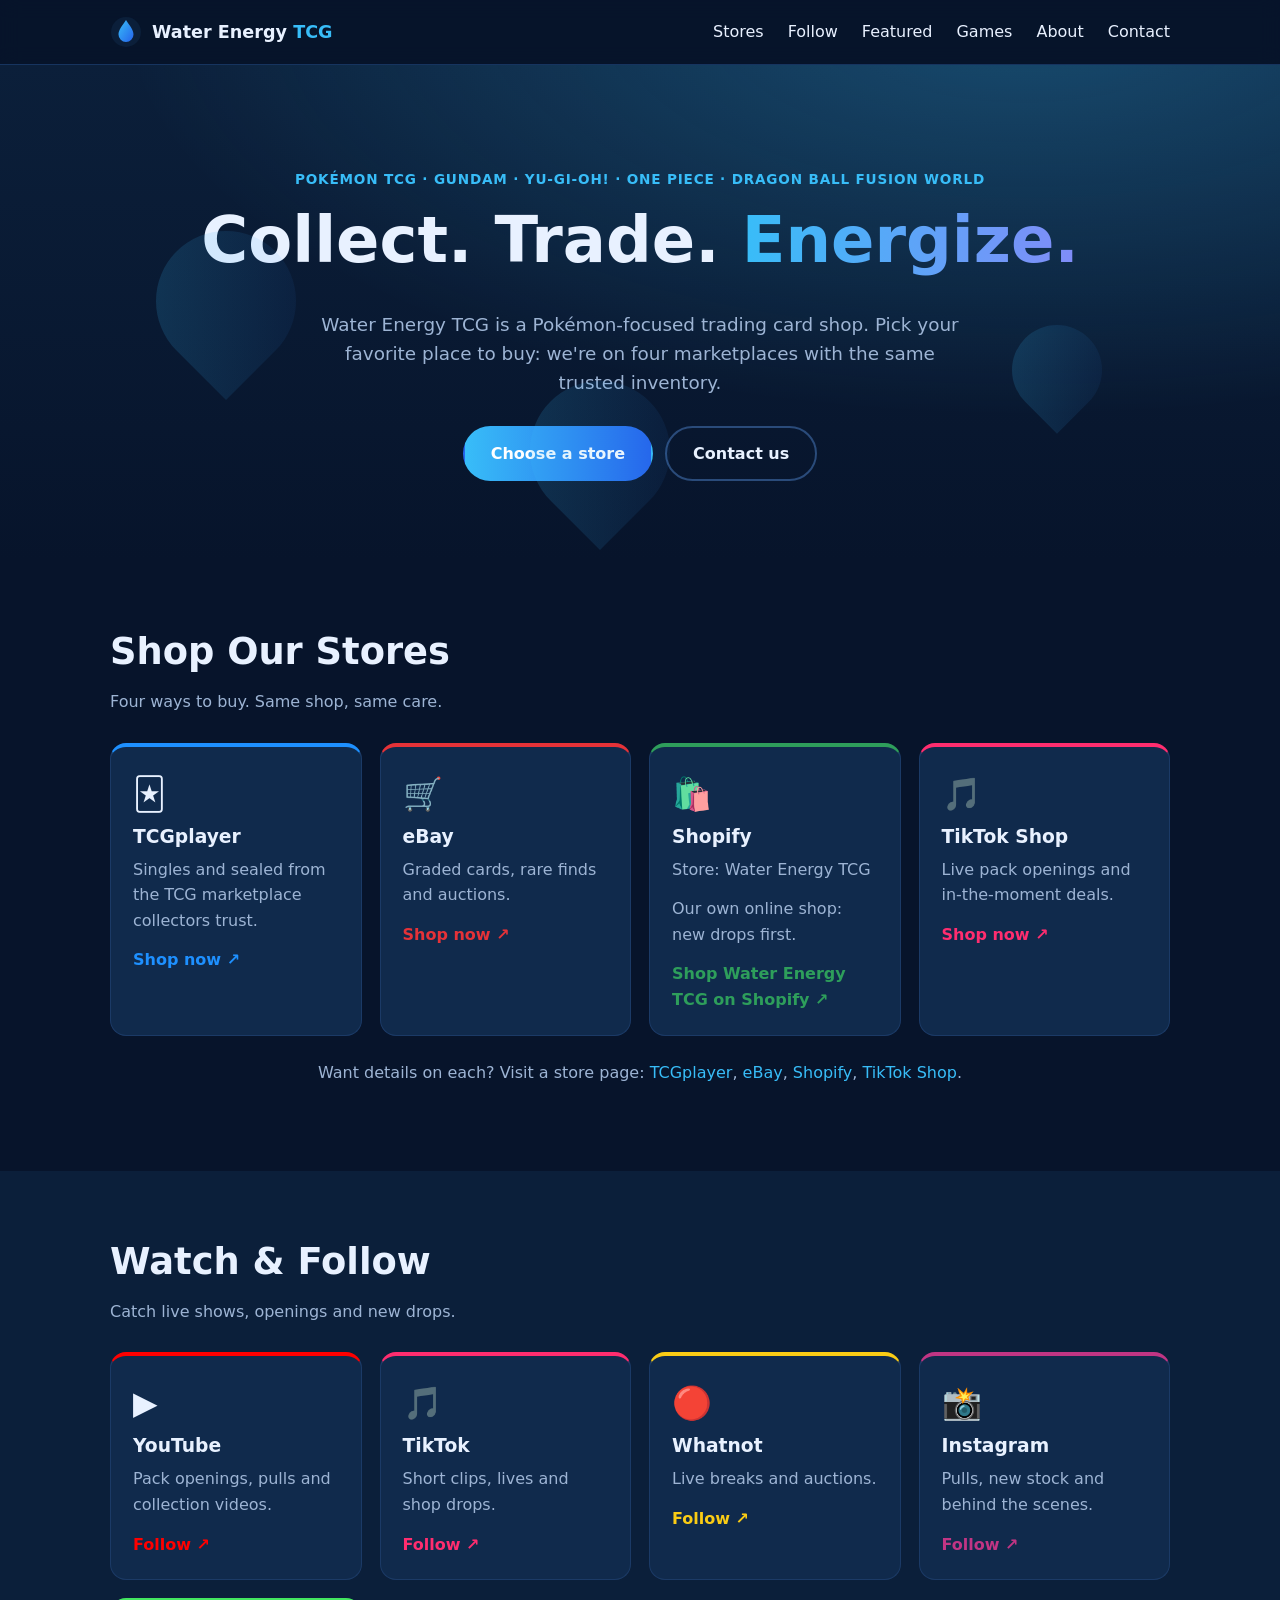
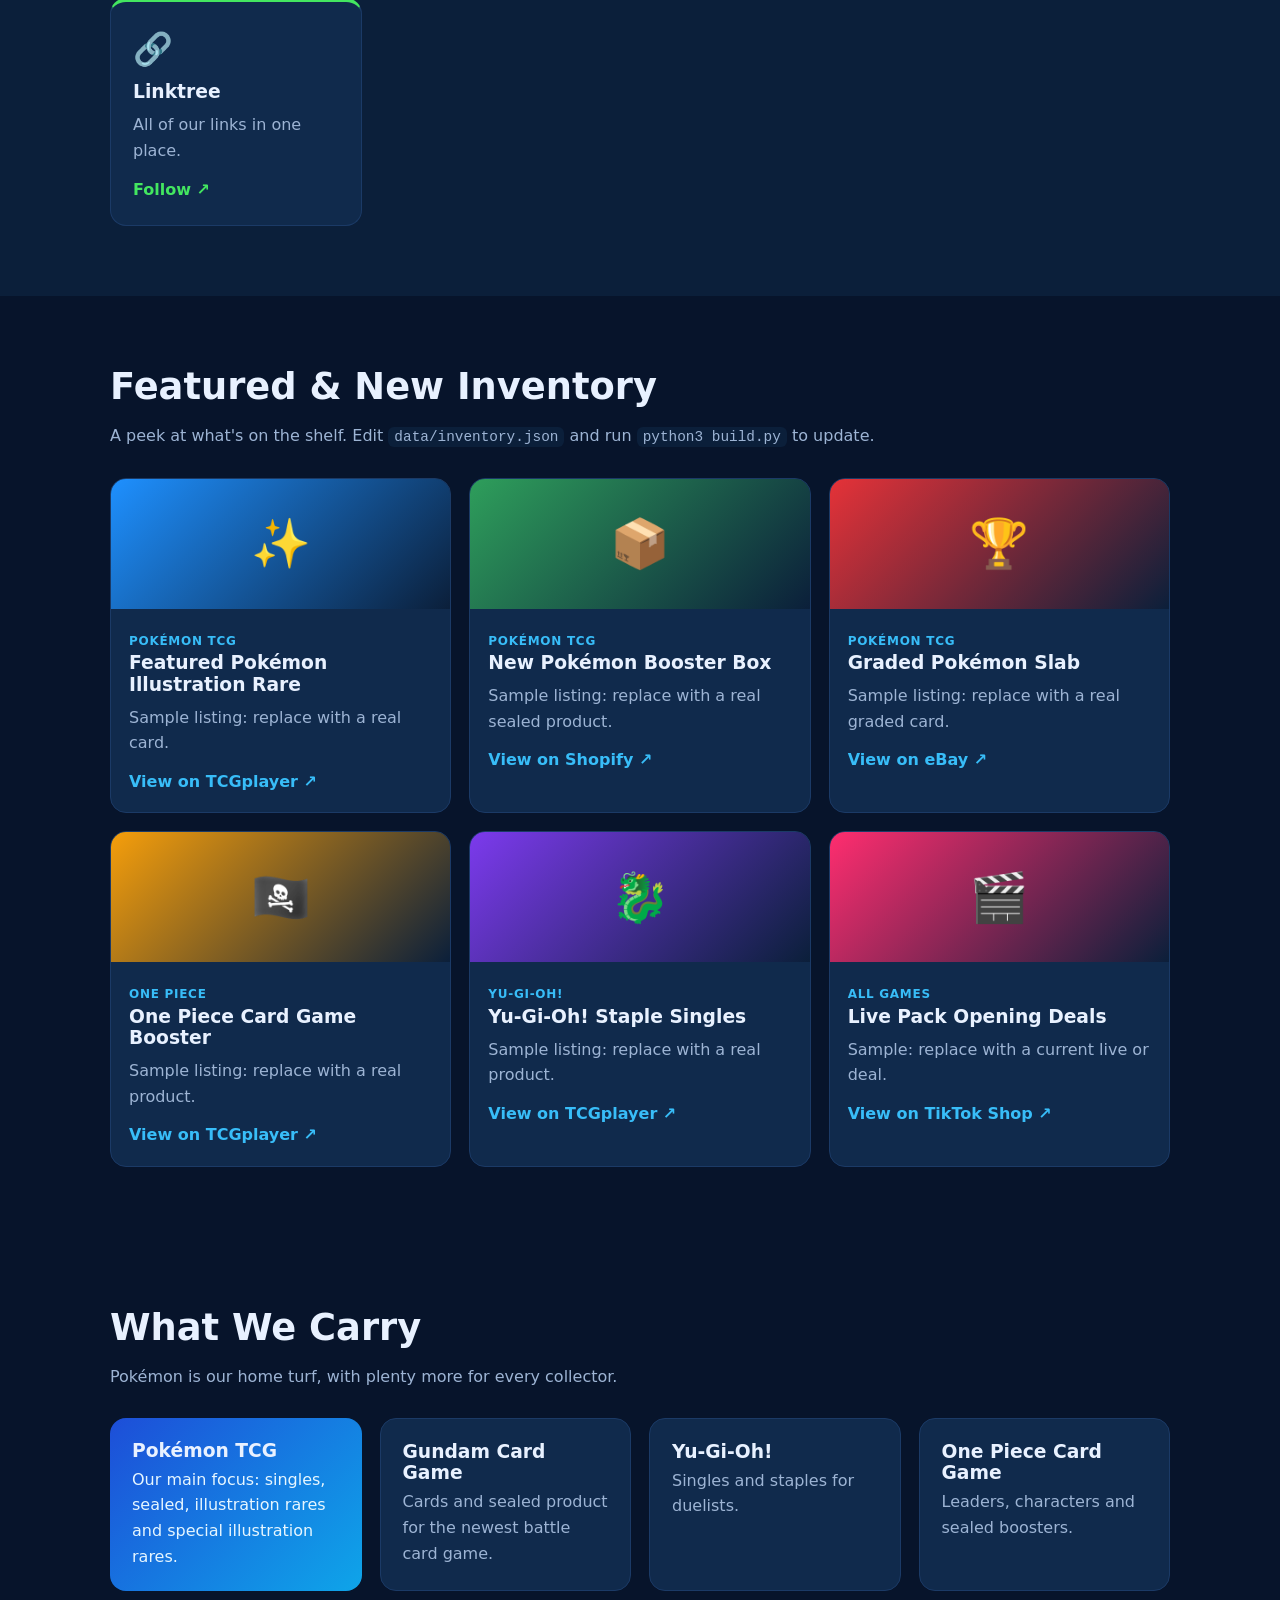
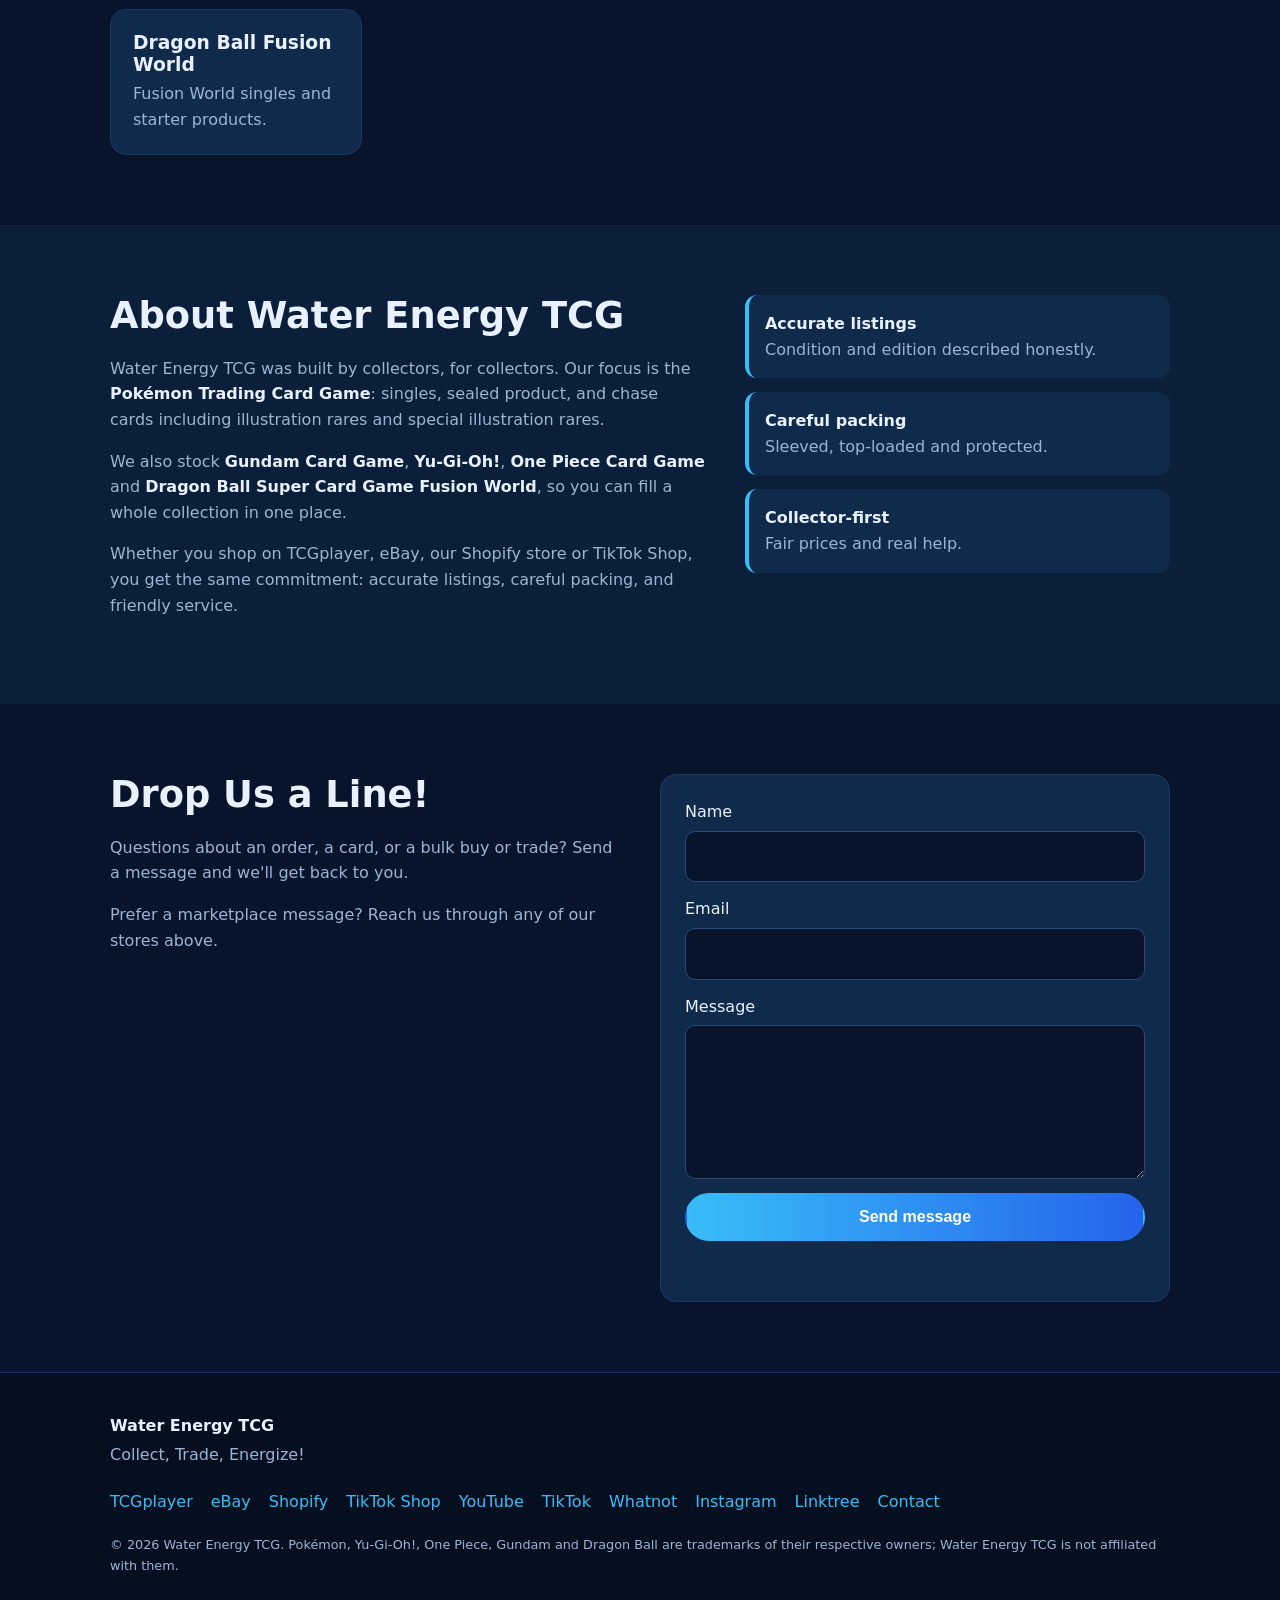
<file: index.html>
<!DOCTYPE html>
<html lang="en"><head>
<meta charset="utf-8"><meta name="viewport" content="width=device-width, initial-scale=1">
<title>Water Energy TCG | Pokémon TCG, Gundam, Yu-Gi-Oh!, One Piece & Dragon Ball Fusion World</title><meta name="description" content="Water Energy TCG is your hub for Pokémon TCG and more. Shop on TCGplayer, eBay, Shopify and TikTok Shop.">
<link rel="canonical" href="https://waterenergytcg.com/">
<meta property="og:type" content="website">
<meta property="og:site_name" content="Water Energy TCG">
<meta property="og:title" content="Water Energy TCG | Pokémon TCG, Gundam, Yu-Gi-Oh!, One Piece & Dragon Ball Fusion World"><meta property="og:description" content="Water Energy TCG is your hub for Pokémon TCG and more. Shop on TCGplayer, eBay, Shopify and TikTok Shop.">
<meta property="og:url" content="https://waterenergytcg.com/">
<meta property="og:image" content="https://waterenergytcg.com/assets/og-image.png">
<meta property="og:image:width" content="1200">
<meta property="og:image:height" content="630">
<meta property="og:image:alt" content="Water Energy TCG. Collect, Trade, Energize!">
<meta name="twitter:card" content="summary_large_image">
<meta name="twitter:title" content="Water Energy TCG | Pokémon TCG, Gundam, Yu-Gi-Oh!, One Piece & Dragon Ball Fusion World">
<meta name="twitter:description" content="Water Energy TCG is your hub for Pokémon TCG and more. Shop on TCGplayer, eBay, Shopify and TikTok Shop.">
<meta name="twitter:image" content="https://waterenergytcg.com/assets/og-image.png">
<meta name="twitter:image:alt" content="Water Energy TCG. Collect, Trade, Energize!">
<meta name="theme-color" content="#0b1f3a">
<link rel="icon" href="assets/favicon.svg" type="image/svg+xml">
<link rel="stylesheet" href="assets/style.css">
<script type="application/ld+json">
{
  "@context": "https://schema.org",
  "@graph": [
    {
      "@type": "Organization",
      "@id": "https://waterenergytcg.com/#organization",
      "name": "Water Energy TCG",
      "alternateName": "waterenergytcg",
      "url": "https://waterenergytcg.com/",
      "logo": "https://waterenergytcg.com/assets/favicon.svg",
      "email": "waterenergytcg@gmail.com",
      "slogan": "Collect, Trade, Energize!",
      "sameAs": [
        "https://www.tcgplayer.com/sellers/waterenergytcg/8ad00ed8",
        "https://www.ebay.com/usr/waterenergytcg",
        "https://sqrzws-jq.myshopify.com",
        "https://www.tiktok.com/@waterenergytcg3",
        "https://youtube.com/@waterenergytcg?sub_confirmation=1",
        "https://www.whatnot.com/s/Ch6DkTLa",
        "https://www.instagram.com/waterenergytcg",
        "https://linktr.ee/waterenergytcg"
      ]
    },
    {
      "@type": "WebSite",
      "@id": "https://waterenergytcg.com/#website",
      "name": "Water Energy TCG",
      "url": "https://waterenergytcg.com/",
      "publisher": {
        "@id": "https://waterenergytcg.com/#organization"
      }
    }
  ]
}
</script>
</head><body><header class="site-header"><div class="wrap bar">
<a class="brand" href="index.html"><svg class="logo" viewBox="0 0 32 32" aria-hidden="true"><use href="assets/favicon.svg#d"/></svg><span>Water Energy <b>TCG</b></span></a>
<button class="menu-btn" aria-label="Menu" aria-expanded="false">☰</button>
<nav class="nav" id="nav"><a href="index.html#stores">Stores</a><a href="index.html#follow">Follow</a><a href="index.html#featured">Featured</a><a href="index.html#games">Games</a><a href="index.html#about">About</a><a href="index.html#contact">Contact</a></nav>
</div></header>
<main>
<section class="hero"><div class="wrap hero-in">
<p class="eyebrow">Pokémon TCG · Gundam · Yu-Gi-Oh! · One Piece · Dragon Ball Fusion World</p>
<h1>Collect. Trade. <span class="grad">Energize.</span></h1>
<p class="lead">Water Energy TCG is a Pokémon-focused trading card shop. Pick your favorite place to buy: we're on four marketplaces with the same trusted inventory.</p>
<div class="cta"><a class="btn primary" href="#stores">Choose a store</a><a class="btn ghost" href="#contact">Contact us</a></div>
<div class="drops" aria-hidden="true"><i></i><i></i><i></i></div>
</div></section>

<section id="stores" class="sec"><div class="wrap">
<h2>Shop Our Stores</h2><p class="sub">Four ways to buy. Same shop, same care.</p>
<div class="grid four"><a class="card store" style="--c:#1e90ff" href="https://www.tcgplayer.com/sellers/waterenergytcg/8ad00ed8" target="_blank" rel="noopener noreferrer">
<span class="ico">🃏</span><h3>TCGplayer</h3><p>Singles and sealed from the TCG marketplace collectors trust.</p><span class="go">Shop now ↗</span></a><a class="card store" style="--c:#e53238" href="https://www.ebay.com/usr/waterenergytcg" target="_blank" rel="noopener noreferrer">
<span class="ico">🛒</span><h3>eBay</h3><p>Graded cards, rare finds and auctions.</p><span class="go">Shop now ↗</span></a><a class="card store" style="--c:#2e9e5b" href="https://sqrzws-jq.myshopify.com" target="_blank" rel="noopener noreferrer">
<span class="ico">🛍️</span><h3>Shopify</h3><p>Store: Water Energy TCG</p><p>Our own online shop: new drops first.</p><span class="go">Shop Water Energy TCG on Shopify ↗</span></a><a class="card store" style="--c:#ff2d6f" href="https://www.tiktok.com/@waterenergytcg3" target="_blank" rel="noopener noreferrer">
<span class="ico">🎵</span><h3>TikTok Shop</h3><p>Live pack openings and in-the-moment deals.</p><span class="go">Shop now ↗</span></a></div>
<p class="more">Want details on each? Visit a store page: <a href="stores/tcgplayer.html">TCGplayer</a>, <a href="stores/ebay.html">eBay</a>, <a href="stores/shopify.html">Shopify</a>, <a href="stores/tiktok-shop.html">TikTok Shop</a>.</p>
</div></section>

<section id="follow" class="sec alt"><div class="wrap">
<h2>Watch &amp; Follow</h2><p class="sub">Catch live shows, openings and new drops.</p>
<div class="grid four"><a class="card store" style="--c:#ff0000" href="https://youtube.com/@waterenergytcg?sub_confirmation=1" target="_blank" rel="noopener noreferrer"><span class="ico">▶️</span><h3>YouTube</h3><p>Pack openings, pulls and collection videos.</p><span class="go">Follow ↗</span></a><a class="card store" style="--c:#ff2d6f" href="https://www.tiktok.com/@waterenergytcg3" target="_blank" rel="noopener noreferrer"><span class="ico">🎵</span><h3>TikTok</h3><p>Short clips, lives and shop drops.</p><span class="go">Follow ↗</span></a><a class="card store" style="--c:#facc15" href="https://www.whatnot.com/s/Ch6DkTLa" target="_blank" rel="noopener noreferrer"><span class="ico">🔴</span><h3>Whatnot</h3><p>Live breaks and auctions.</p><span class="go">Follow ↗</span></a><a class="card store" style="--c:#c13584" href="https://www.instagram.com/waterenergytcg" target="_blank" rel="noopener noreferrer"><span class="ico">📸</span><h3>Instagram</h3><p>Pulls, new stock and behind the scenes.</p><span class="go">Follow ↗</span></a><a class="card store" style="--c:#43e660" href="https://linktr.ee/waterenergytcg" target="_blank" rel="noopener noreferrer"><span class="ico">🔗</span><h3>Linktree</h3><p>All of our links in one place.</p><span class="go">Follow ↗</span></a></div>
</div></section>

<section id="featured" class="sec"><div class="wrap">
<h2>Featured &amp; New Inventory</h2><p class="sub">A peek at what's on the shelf. Edit <code>data/inventory.json</code> and run <code>python3 build.py</code> to update.</p>
<div class="grid three"><article class="card item"><div class="thumb" style="--c:#1e90ff"><span>✨</span></div>
<div class="body"><span class="tag">Pokémon TCG</span><h3>Featured Pokémon Illustration Rare</h3><p>Sample listing: replace with a real card.</p>
<a class="link" href="https://www.tcgplayer.com/sellers/waterenergytcg/8ad00ed8" target="_blank" rel="noopener noreferrer">View on TCGplayer ↗</a></div></article><article class="card item"><div class="thumb" style="--c:#2e9e5b"><span>📦</span></div>
<div class="body"><span class="tag">Pokémon TCG</span><h3>New Pokémon Booster Box</h3><p>Sample listing: replace with a real sealed product.</p>
<a class="link" href="https://sqrzws-jq.myshopify.com" target="_blank" rel="noopener noreferrer">View on Shopify ↗</a></div></article><article class="card item"><div class="thumb" style="--c:#e53238"><span>🏆</span></div>
<div class="body"><span class="tag">Pokémon TCG</span><h3>Graded Pokémon Slab</h3><p>Sample listing: replace with a real graded card.</p>
<a class="link" href="https://www.ebay.com/usr/waterenergytcg" target="_blank" rel="noopener noreferrer">View on eBay ↗</a></div></article><article class="card item"><div class="thumb" style="--c:#f59e0b"><span>🏴‍☠️</span></div>
<div class="body"><span class="tag">One Piece</span><h3>One Piece Card Game Booster</h3><p>Sample listing: replace with a real product.</p>
<a class="link" href="https://www.tcgplayer.com/sellers/waterenergytcg/8ad00ed8" target="_blank" rel="noopener noreferrer">View on TCGplayer ↗</a></div></article><article class="card item"><div class="thumb" style="--c:#7c3aed"><span>🐉</span></div>
<div class="body"><span class="tag">Yu-Gi-Oh!</span><h3>Yu-Gi-Oh! Staple Singles</h3><p>Sample listing: replace with a real product.</p>
<a class="link" href="https://www.tcgplayer.com/sellers/waterenergytcg/8ad00ed8" target="_blank" rel="noopener noreferrer">View on TCGplayer ↗</a></div></article><article class="card item"><div class="thumb" style="--c:#ff2d6f"><span>🎬</span></div>
<div class="body"><span class="tag">All games</span><h3>Live Pack Opening Deals</h3><p>Sample: replace with a current live or deal.</p>
<a class="link" href="https://www.tiktok.com/" target="_blank" rel="noopener noreferrer">View on TikTok Shop ↗</a></div></article></div>
</div></section>

<section id="games" class="sec"><div class="wrap">
<h2>What We Carry</h2><p class="sub">Pokémon is our home turf, with plenty more for every collector.</p>
<div class="grid games"><div class="card game primary"><h3>Pokémon TCG</h3><p>Our main focus: singles, sealed, illustration rares and special illustration rares.</p></div><div class="card game "><h3>Gundam Card Game</h3><p>Cards and sealed product for the newest battle card game.</p></div><div class="card game "><h3>Yu-Gi-Oh!</h3><p>Singles and staples for duelists.</p></div><div class="card game "><h3>One Piece Card Game</h3><p>Leaders, characters and sealed boosters.</p></div><div class="card game "><h3>Dragon Ball Fusion World</h3><p>Fusion World singles and starter products.</p></div></div>
</div></section>

<section id="about" class="sec alt"><div class="wrap about">
<div><h2>About Water Energy TCG</h2>
<p>Water Energy TCG was built by collectors, for collectors. Our focus is the <strong>Pokémon Trading Card Game</strong>: singles, sealed product, and chase cards including illustration rares and special illustration rares.</p>
<p>We also stock <strong>Gundam Card Game</strong>, <strong>Yu-Gi-Oh!</strong>, <strong>One Piece Card Game</strong> and <strong>Dragon Ball Super Card Game Fusion World</strong>, so you can fill a whole collection in one place.</p>
<p>Whether you shop on TCGplayer, eBay, our Shopify store or TikTok Shop, you get the same commitment: accurate listings, careful packing, and friendly service.</p></div>
<ul class="pillars"><li><b>Accurate listings</b><span>Condition and edition described honestly.</span></li><li><b>Careful packing</b><span>Sleeved, top-loaded and protected.</span></li><li><b>Collector-first</b><span>Fair prices and real help.</span></li></ul>
</div></section>

<section id="contact" class="sec"><div class="wrap contact">
<div><h2>Drop Us a Line!</h2><p>Questions about an order, a card, or a bulk buy or trade? Send a message and we'll get back to you.</p>
<p class="mini">Prefer a marketplace message? Reach us through any of our stores above.</p></div>
<form id="contact-form" data-email="waterenergytcg@gmail.com" novalidate>
<label>Name<input name="name" required autocomplete="name"></label>
<label>Email<input name="email" type="email" required autocomplete="email"></label>
<label>Message<textarea name="message" rows="5" required></textarea></label>
<button class="btn primary" type="submit">Send message</button>
<p class="note" id="form-note" role="status"></p>
</form></div></section>
</main><footer class="site-footer"><div class="wrap foot">
<div><strong>Water Energy TCG</strong><p>Collect, Trade, Energize!</p></div>
<div class="flinks"><a href="stores/tcgplayer.html">TCGplayer</a><a href="stores/ebay.html">eBay</a><a href="stores/shopify.html">Shopify</a><a href="stores/tiktok-shop.html">TikTok Shop</a><a href="https://youtube.com/@waterenergytcg?sub_confirmation=1" target="_blank" rel="noopener noreferrer">YouTube</a><a href="https://www.tiktok.com/@waterenergytcg3" target="_blank" rel="noopener noreferrer">TikTok</a><a href="https://www.whatnot.com/s/Ch6DkTLa" target="_blank" rel="noopener noreferrer">Whatnot</a><a href="https://www.instagram.com/waterenergytcg" target="_blank" rel="noopener noreferrer">Instagram</a><a href="https://linktr.ee/waterenergytcg" target="_blank" rel="noopener noreferrer">Linktree</a><a href="index.html#contact">Contact</a></div>
<p class="fine">© <span id="yr">2026</span> Water Energy TCG. Pokémon, Yu-Gi-Oh!, One Piece, Gundam and Dragon Ball are trademarks of their respective owners; Water Energy TCG is not affiliated with them.</p>
</div></footer><script src="assets/main.js"></script></body></html>
</file>
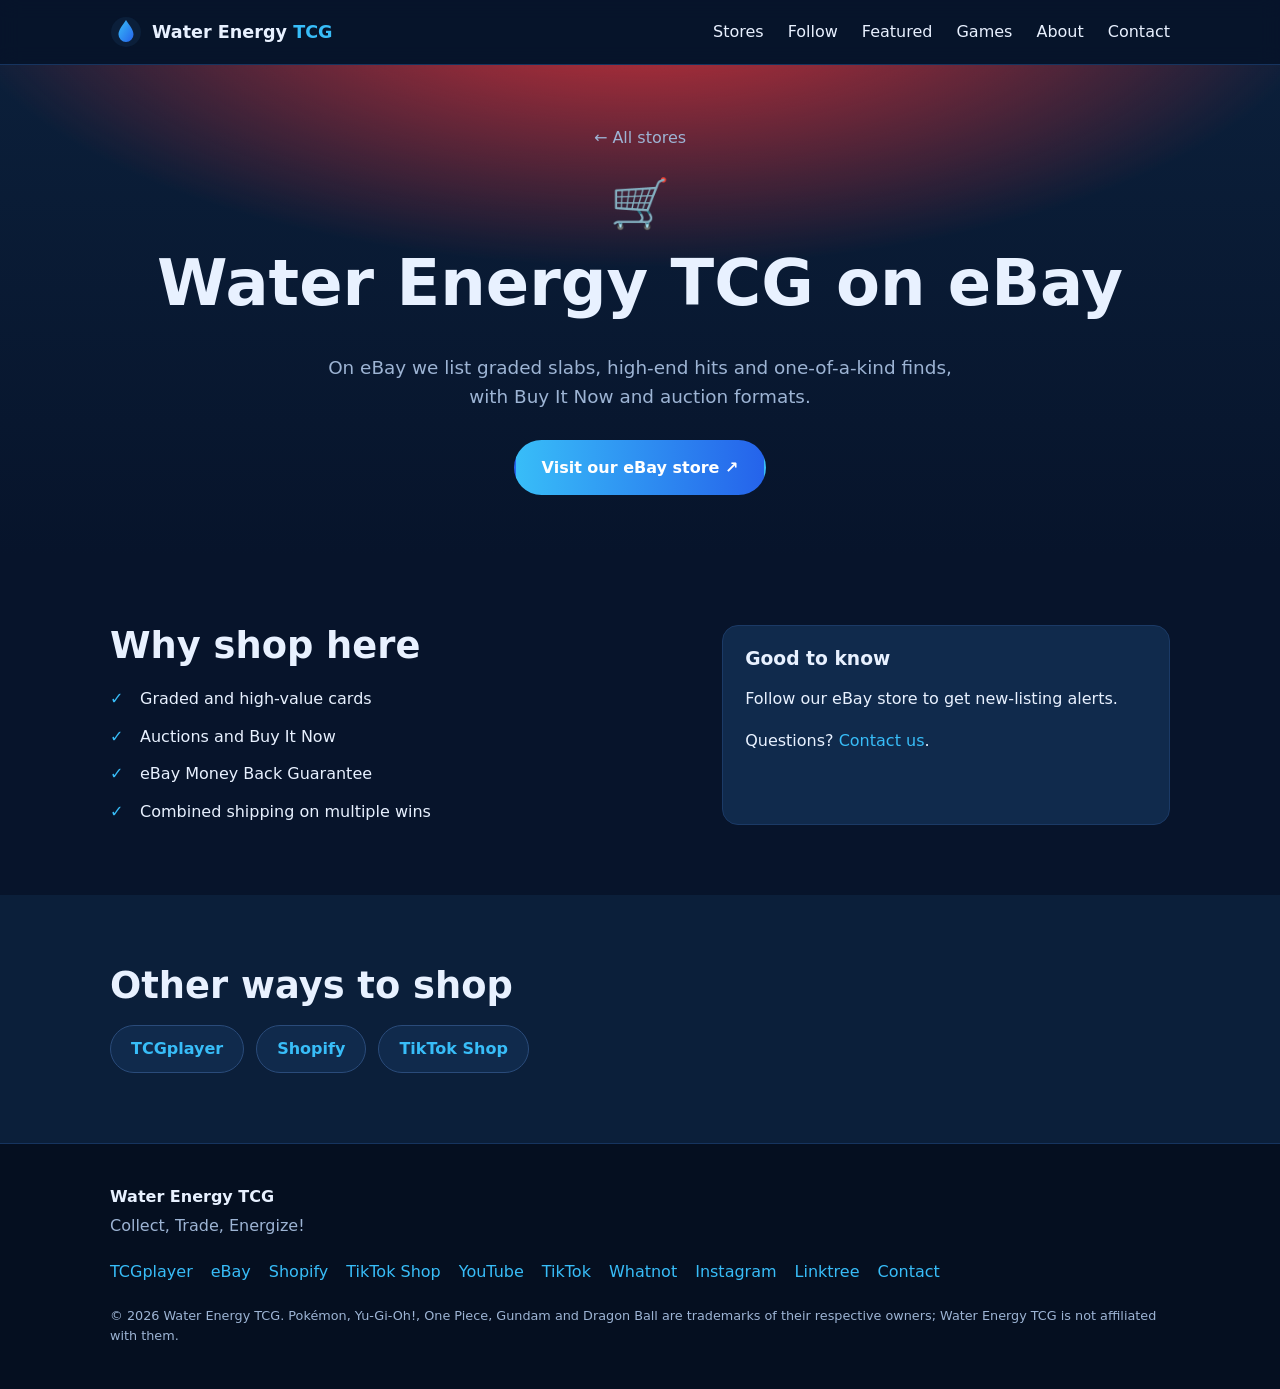
<file: stores/ebay.html>
<!DOCTYPE html>
<html lang="en"><head>
<meta charset="utf-8"><meta name="viewport" content="width=device-width, initial-scale=1">
<title>eBay | Water Energy TCG</title><meta name="description" content="Graded cards, rare finds and auctions.">
<link rel="canonical" href="https://waterenergytcg.com/stores/ebay.html">
<meta property="og:type" content="website">
<meta property="og:site_name" content="Water Energy TCG">
<meta property="og:title" content="eBay | Water Energy TCG"><meta property="og:description" content="Graded cards, rare finds and auctions.">
<meta property="og:url" content="https://waterenergytcg.com/stores/ebay.html">
<meta property="og:image" content="https://waterenergytcg.com/assets/og-image.png">
<meta property="og:image:width" content="1200">
<meta property="og:image:height" content="630">
<meta property="og:image:alt" content="Water Energy TCG. Collect, Trade, Energize!">
<meta name="twitter:card" content="summary_large_image">
<meta name="twitter:title" content="eBay | Water Energy TCG">
<meta name="twitter:description" content="Graded cards, rare finds and auctions.">
<meta name="twitter:image" content="https://waterenergytcg.com/assets/og-image.png">
<meta name="twitter:image:alt" content="Water Energy TCG. Collect, Trade, Energize!">
<meta name="theme-color" content="#0b1f3a">
<link rel="icon" href="../assets/favicon.svg" type="image/svg+xml">
<link rel="stylesheet" href="../assets/style.css">
</head><body><header class="site-header"><div class="wrap bar">
<a class="brand" href="../index.html"><svg class="logo" viewBox="0 0 32 32" aria-hidden="true"><use href="../assets/favicon.svg#d"/></svg><span>Water Energy <b>TCG</b></span></a>
<button class="menu-btn" aria-label="Menu" aria-expanded="false">☰</button>
<nav class="nav" id="nav"><a href="../index.html#stores">Stores</a><a href="../index.html#follow">Follow</a><a href="../index.html#featured">Featured</a><a href="../index.html#games">Games</a><a href="../index.html#about">About</a><a href="../index.html#contact">Contact</a></nav>
</div></header>
<main><section class="hero small" style="--c:#e53238"><div class="wrap hero-in">
<a class="crumb" href="../index.html#stores">← All stores</a>
<span class="ico big">🛒</span><h1>Water Energy TCG on eBay</h1>
<p class="lead">On eBay we list graded slabs, high-end hits and one-of-a-kind finds, with Buy It Now and auction formats.</p>
<div class="cta"><a class="btn primary" href="https://www.ebay.com/usr/waterenergytcg" target="_blank" rel="noopener noreferrer">Visit our eBay store ↗</a></div></div></section>
<section class="sec"><div class="wrap two">
<div><h2>Why shop here</h2><ul class="checks"><li>Graded and high-value cards</li><li>Auctions and Buy It Now</li><li>eBay Money Back Guarantee</li><li>Combined shipping on multiple wins</li></ul></div>
<div class="card"><h3>Good to know</h3><p>Follow our eBay store to get new-listing alerts.</p><p>Questions? <a href="../index.html#contact">Contact us</a>.</p></div>
</div></section>
<section class="sec alt"><div class="wrap"><h2>Other ways to shop</h2><div class="chips"><a class="chip" href="tcgplayer.html">TCGplayer</a><a class="chip" href="shopify.html">Shopify</a><a class="chip" href="tiktok-shop.html">TikTok Shop</a></div></div></section></main><footer class="site-footer"><div class="wrap foot">
<div><strong>Water Energy TCG</strong><p>Collect, Trade, Energize!</p></div>
<div class="flinks"><a href="../stores/tcgplayer.html">TCGplayer</a><a href="../stores/ebay.html">eBay</a><a href="../stores/shopify.html">Shopify</a><a href="../stores/tiktok-shop.html">TikTok Shop</a><a href="https://youtube.com/@waterenergytcg?sub_confirmation=1" target="_blank" rel="noopener noreferrer">YouTube</a><a href="https://www.tiktok.com/@waterenergytcg3" target="_blank" rel="noopener noreferrer">TikTok</a><a href="https://www.whatnot.com/s/Ch6DkTLa" target="_blank" rel="noopener noreferrer">Whatnot</a><a href="https://www.instagram.com/waterenergytcg" target="_blank" rel="noopener noreferrer">Instagram</a><a href="https://linktr.ee/waterenergytcg" target="_blank" rel="noopener noreferrer">Linktree</a><a href="../index.html#contact">Contact</a></div>
<p class="fine">© <span id="yr">2026</span> Water Energy TCG. Pokémon, Yu-Gi-Oh!, One Piece, Gundam and Dragon Ball are trademarks of their respective owners; Water Energy TCG is not affiliated with them.</p>
</div></footer><script src="../assets/main.js"></script></body></html>
</file>
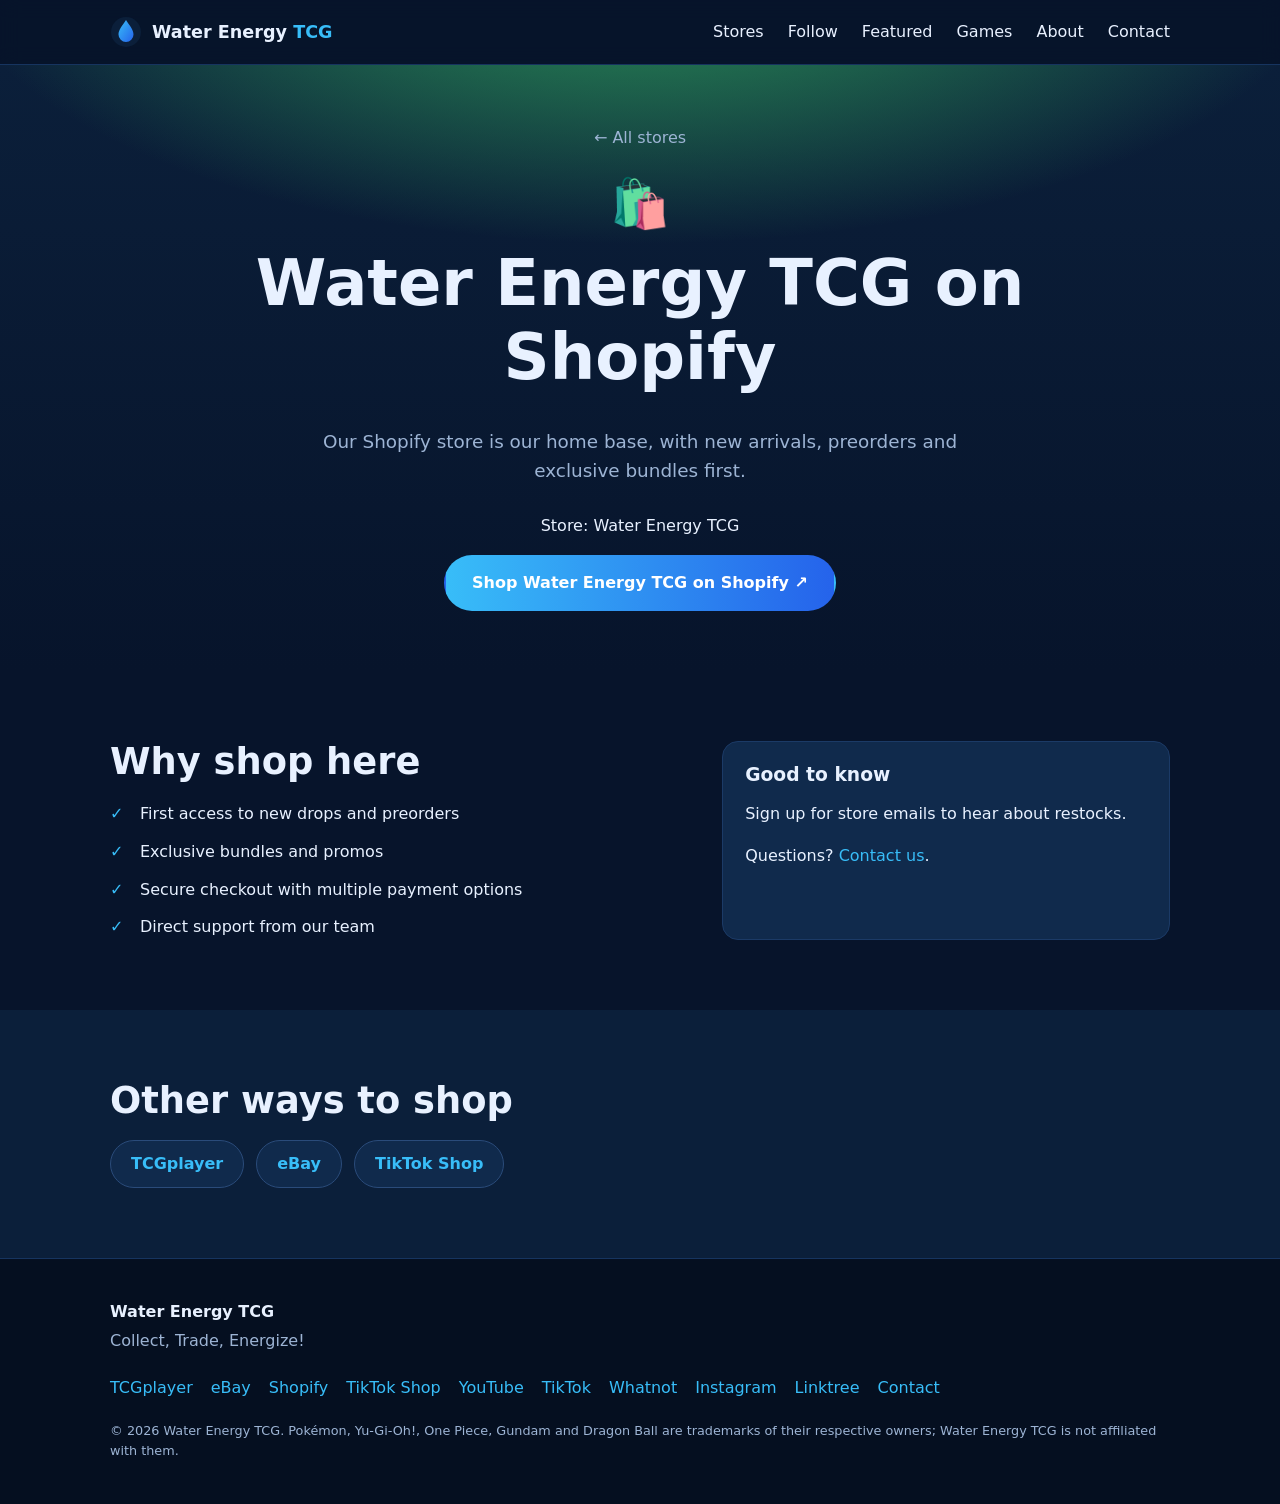
<file: stores/shopify.html>
<!DOCTYPE html>
<html lang="en"><head>
<meta charset="utf-8"><meta name="viewport" content="width=device-width, initial-scale=1">
<title>Shopify | Water Energy TCG</title><meta name="description" content="Our own online shop: new drops first.">
<link rel="canonical" href="https://waterenergytcg.com/stores/shopify.html">
<meta property="og:type" content="website">
<meta property="og:site_name" content="Water Energy TCG">
<meta property="og:title" content="Shopify | Water Energy TCG"><meta property="og:description" content="Our own online shop: new drops first.">
<meta property="og:url" content="https://waterenergytcg.com/stores/shopify.html">
<meta property="og:image" content="https://waterenergytcg.com/assets/og-image.png">
<meta property="og:image:width" content="1200">
<meta property="og:image:height" content="630">
<meta property="og:image:alt" content="Water Energy TCG. Collect, Trade, Energize!">
<meta name="twitter:card" content="summary_large_image">
<meta name="twitter:title" content="Shopify | Water Energy TCG">
<meta name="twitter:description" content="Our own online shop: new drops first.">
<meta name="twitter:image" content="https://waterenergytcg.com/assets/og-image.png">
<meta name="twitter:image:alt" content="Water Energy TCG. Collect, Trade, Energize!">
<meta name="theme-color" content="#0b1f3a">
<link rel="icon" href="../assets/favicon.svg" type="image/svg+xml">
<link rel="stylesheet" href="../assets/style.css">
</head><body><header class="site-header"><div class="wrap bar">
<a class="brand" href="../index.html"><svg class="logo" viewBox="0 0 32 32" aria-hidden="true"><use href="../assets/favicon.svg#d"/></svg><span>Water Energy <b>TCG</b></span></a>
<button class="menu-btn" aria-label="Menu" aria-expanded="false">☰</button>
<nav class="nav" id="nav"><a href="../index.html#stores">Stores</a><a href="../index.html#follow">Follow</a><a href="../index.html#featured">Featured</a><a href="../index.html#games">Games</a><a href="../index.html#about">About</a><a href="../index.html#contact">Contact</a></nav>
</div></header>
<main><section class="hero small" style="--c:#2e9e5b"><div class="wrap hero-in">
<a class="crumb" href="../index.html#stores">← All stores</a>
<span class="ico big">🛍️</span><h1>Water Energy TCG on Shopify</h1>
<p class="lead">Our Shopify store is our home base, with new arrivals, preorders and exclusive bundles first.</p>
<p>Store: Water Energy TCG</p>
<div class="cta"><a class="btn primary" href="https://sqrzws-jq.myshopify.com" target="_blank" rel="noopener noreferrer">Shop Water Energy TCG on Shopify ↗</a></div></div></section>
<section class="sec"><div class="wrap two">
<div><h2>Why shop here</h2><ul class="checks"><li>First access to new drops and preorders</li><li>Exclusive bundles and promos</li><li>Secure checkout with multiple payment options</li><li>Direct support from our team</li></ul></div>
<div class="card"><h3>Good to know</h3><p>Sign up for store emails to hear about restocks.</p><p>Questions? <a href="../index.html#contact">Contact us</a>.</p></div>
</div></section>
<section class="sec alt"><div class="wrap"><h2>Other ways to shop</h2><div class="chips"><a class="chip" href="tcgplayer.html">TCGplayer</a><a class="chip" href="ebay.html">eBay</a><a class="chip" href="tiktok-shop.html">TikTok Shop</a></div></div></section></main><footer class="site-footer"><div class="wrap foot">
<div><strong>Water Energy TCG</strong><p>Collect, Trade, Energize!</p></div>
<div class="flinks"><a href="../stores/tcgplayer.html">TCGplayer</a><a href="../stores/ebay.html">eBay</a><a href="../stores/shopify.html">Shopify</a><a href="../stores/tiktok-shop.html">TikTok Shop</a><a href="https://youtube.com/@waterenergytcg?sub_confirmation=1" target="_blank" rel="noopener noreferrer">YouTube</a><a href="https://www.tiktok.com/@waterenergytcg3" target="_blank" rel="noopener noreferrer">TikTok</a><a href="https://www.whatnot.com/s/Ch6DkTLa" target="_blank" rel="noopener noreferrer">Whatnot</a><a href="https://www.instagram.com/waterenergytcg" target="_blank" rel="noopener noreferrer">Instagram</a><a href="https://linktr.ee/waterenergytcg" target="_blank" rel="noopener noreferrer">Linktree</a><a href="../index.html#contact">Contact</a></div>
<p class="fine">© <span id="yr">2026</span> Water Energy TCG. Pokémon, Yu-Gi-Oh!, One Piece, Gundam and Dragon Ball are trademarks of their respective owners; Water Energy TCG is not affiliated with them.</p>
</div></footer><script src="../assets/main.js"></script></body></html>
</file>
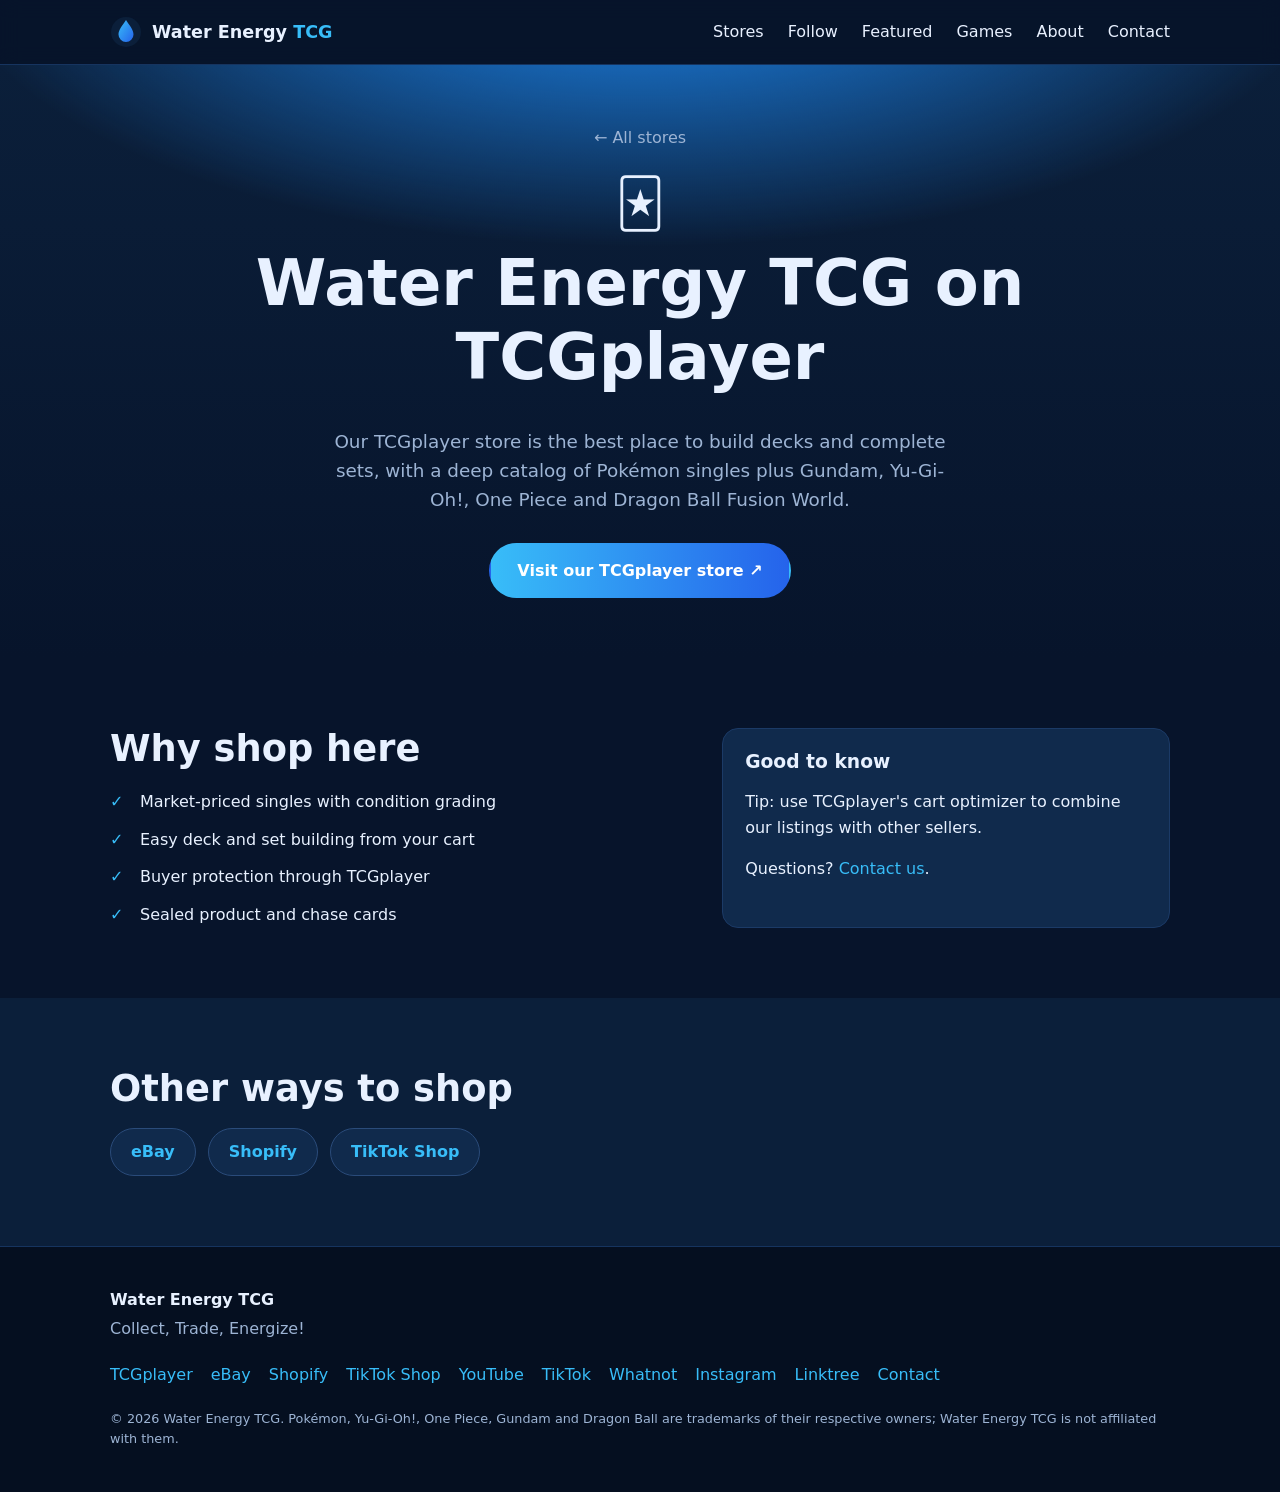
<file: stores/tcgplayer.html>
<!DOCTYPE html>
<html lang="en"><head>
<meta charset="utf-8"><meta name="viewport" content="width=device-width, initial-scale=1">
<title>TCGplayer | Water Energy TCG</title><meta name="description" content="Singles and sealed from the TCG marketplace collectors trust.">
<link rel="canonical" href="https://waterenergytcg.com/stores/tcgplayer.html">
<meta property="og:type" content="website">
<meta property="og:site_name" content="Water Energy TCG">
<meta property="og:title" content="TCGplayer | Water Energy TCG"><meta property="og:description" content="Singles and sealed from the TCG marketplace collectors trust.">
<meta property="og:url" content="https://waterenergytcg.com/stores/tcgplayer.html">
<meta property="og:image" content="https://waterenergytcg.com/assets/og-image.png">
<meta property="og:image:width" content="1200">
<meta property="og:image:height" content="630">
<meta property="og:image:alt" content="Water Energy TCG. Collect, Trade, Energize!">
<meta name="twitter:card" content="summary_large_image">
<meta name="twitter:title" content="TCGplayer | Water Energy TCG">
<meta name="twitter:description" content="Singles and sealed from the TCG marketplace collectors trust.">
<meta name="twitter:image" content="https://waterenergytcg.com/assets/og-image.png">
<meta name="twitter:image:alt" content="Water Energy TCG. Collect, Trade, Energize!">
<meta name="theme-color" content="#0b1f3a">
<link rel="icon" href="../assets/favicon.svg" type="image/svg+xml">
<link rel="stylesheet" href="../assets/style.css">
</head><body><header class="site-header"><div class="wrap bar">
<a class="brand" href="../index.html"><svg class="logo" viewBox="0 0 32 32" aria-hidden="true"><use href="../assets/favicon.svg#d"/></svg><span>Water Energy <b>TCG</b></span></a>
<button class="menu-btn" aria-label="Menu" aria-expanded="false">☰</button>
<nav class="nav" id="nav"><a href="../index.html#stores">Stores</a><a href="../index.html#follow">Follow</a><a href="../index.html#featured">Featured</a><a href="../index.html#games">Games</a><a href="../index.html#about">About</a><a href="../index.html#contact">Contact</a></nav>
</div></header>
<main><section class="hero small" style="--c:#1e90ff"><div class="wrap hero-in">
<a class="crumb" href="../index.html#stores">← All stores</a>
<span class="ico big">🃏</span><h1>Water Energy TCG on TCGplayer</h1>
<p class="lead">Our TCGplayer store is the best place to build decks and complete sets, with a deep catalog of Pokémon singles plus Gundam, Yu-Gi-Oh!, One Piece and Dragon Ball Fusion World.</p>
<div class="cta"><a class="btn primary" href="https://www.tcgplayer.com/sellers/waterenergytcg/8ad00ed8" target="_blank" rel="noopener noreferrer">Visit our TCGplayer store ↗</a></div></div></section>
<section class="sec"><div class="wrap two">
<div><h2>Why shop here</h2><ul class="checks"><li>Market-priced singles with condition grading</li><li>Easy deck and set building from your cart</li><li>Buyer protection through TCGplayer</li><li>Sealed product and chase cards</li></ul></div>
<div class="card"><h3>Good to know</h3><p>Tip: use TCGplayer's cart optimizer to combine our listings with other sellers.</p><p>Questions? <a href="../index.html#contact">Contact us</a>.</p></div>
</div></section>
<section class="sec alt"><div class="wrap"><h2>Other ways to shop</h2><div class="chips"><a class="chip" href="ebay.html">eBay</a><a class="chip" href="shopify.html">Shopify</a><a class="chip" href="tiktok-shop.html">TikTok Shop</a></div></div></section></main><footer class="site-footer"><div class="wrap foot">
<div><strong>Water Energy TCG</strong><p>Collect, Trade, Energize!</p></div>
<div class="flinks"><a href="../stores/tcgplayer.html">TCGplayer</a><a href="../stores/ebay.html">eBay</a><a href="../stores/shopify.html">Shopify</a><a href="../stores/tiktok-shop.html">TikTok Shop</a><a href="https://youtube.com/@waterenergytcg?sub_confirmation=1" target="_blank" rel="noopener noreferrer">YouTube</a><a href="https://www.tiktok.com/@waterenergytcg3" target="_blank" rel="noopener noreferrer">TikTok</a><a href="https://www.whatnot.com/s/Ch6DkTLa" target="_blank" rel="noopener noreferrer">Whatnot</a><a href="https://www.instagram.com/waterenergytcg" target="_blank" rel="noopener noreferrer">Instagram</a><a href="https://linktr.ee/waterenergytcg" target="_blank" rel="noopener noreferrer">Linktree</a><a href="../index.html#contact">Contact</a></div>
<p class="fine">© <span id="yr">2026</span> Water Energy TCG. Pokémon, Yu-Gi-Oh!, One Piece, Gundam and Dragon Ball are trademarks of their respective owners; Water Energy TCG is not affiliated with them.</p>
</div></footer><script src="../assets/main.js"></script></body></html>
</file>
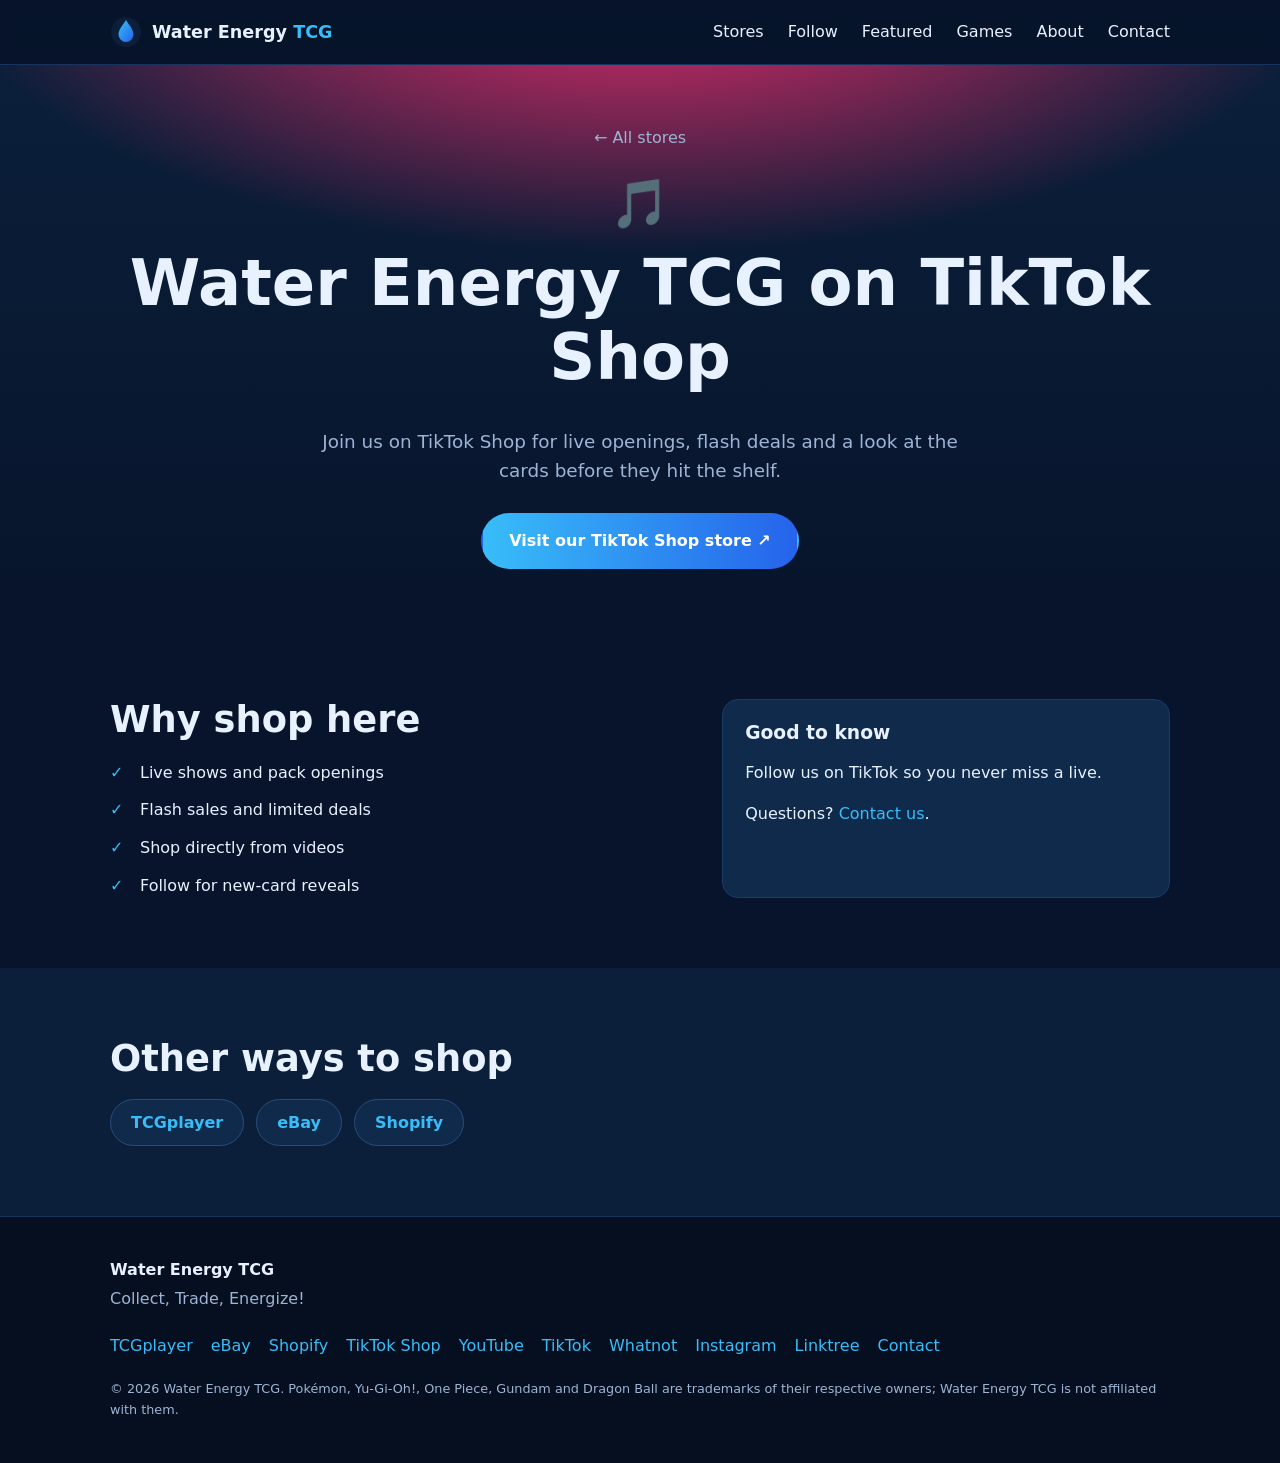
<file: stores/tiktok-shop.html>
<!DOCTYPE html>
<html lang="en"><head>
<meta charset="utf-8"><meta name="viewport" content="width=device-width, initial-scale=1">
<title>TikTok Shop | Water Energy TCG</title><meta name="description" content="Live pack openings and in-the-moment deals.">
<link rel="canonical" href="https://waterenergytcg.com/stores/tiktok-shop.html">
<meta property="og:type" content="website">
<meta property="og:site_name" content="Water Energy TCG">
<meta property="og:title" content="TikTok Shop | Water Energy TCG"><meta property="og:description" content="Live pack openings and in-the-moment deals.">
<meta property="og:url" content="https://waterenergytcg.com/stores/tiktok-shop.html">
<meta property="og:image" content="https://waterenergytcg.com/assets/og-image.png">
<meta property="og:image:width" content="1200">
<meta property="og:image:height" content="630">
<meta property="og:image:alt" content="Water Energy TCG. Collect, Trade, Energize!">
<meta name="twitter:card" content="summary_large_image">
<meta name="twitter:title" content="TikTok Shop | Water Energy TCG">
<meta name="twitter:description" content="Live pack openings and in-the-moment deals.">
<meta name="twitter:image" content="https://waterenergytcg.com/assets/og-image.png">
<meta name="twitter:image:alt" content="Water Energy TCG. Collect, Trade, Energize!">
<meta name="theme-color" content="#0b1f3a">
<link rel="icon" href="../assets/favicon.svg" type="image/svg+xml">
<link rel="stylesheet" href="../assets/style.css">
</head><body><header class="site-header"><div class="wrap bar">
<a class="brand" href="../index.html"><svg class="logo" viewBox="0 0 32 32" aria-hidden="true"><use href="../assets/favicon.svg#d"/></svg><span>Water Energy <b>TCG</b></span></a>
<button class="menu-btn" aria-label="Menu" aria-expanded="false">☰</button>
<nav class="nav" id="nav"><a href="../index.html#stores">Stores</a><a href="../index.html#follow">Follow</a><a href="../index.html#featured">Featured</a><a href="../index.html#games">Games</a><a href="../index.html#about">About</a><a href="../index.html#contact">Contact</a></nav>
</div></header>
<main><section class="hero small" style="--c:#ff2d6f"><div class="wrap hero-in">
<a class="crumb" href="../index.html#stores">← All stores</a>
<span class="ico big">🎵</span><h1>Water Energy TCG on TikTok Shop</h1>
<p class="lead">Join us on TikTok Shop for live openings, flash deals and a look at the cards before they hit the shelf.</p>
<div class="cta"><a class="btn primary" href="https://www.tiktok.com/@waterenergytcg3" target="_blank" rel="noopener noreferrer">Visit our TikTok Shop store ↗</a></div></div></section>
<section class="sec"><div class="wrap two">
<div><h2>Why shop here</h2><ul class="checks"><li>Live shows and pack openings</li><li>Flash sales and limited deals</li><li>Shop directly from videos</li><li>Follow for new-card reveals</li></ul></div>
<div class="card"><h3>Good to know</h3><p>Follow us on TikTok so you never miss a live.</p><p>Questions? <a href="../index.html#contact">Contact us</a>.</p></div>
</div></section>
<section class="sec alt"><div class="wrap"><h2>Other ways to shop</h2><div class="chips"><a class="chip" href="tcgplayer.html">TCGplayer</a><a class="chip" href="ebay.html">eBay</a><a class="chip" href="shopify.html">Shopify</a></div></div></section></main><footer class="site-footer"><div class="wrap foot">
<div><strong>Water Energy TCG</strong><p>Collect, Trade, Energize!</p></div>
<div class="flinks"><a href="../stores/tcgplayer.html">TCGplayer</a><a href="../stores/ebay.html">eBay</a><a href="../stores/shopify.html">Shopify</a><a href="../stores/tiktok-shop.html">TikTok Shop</a><a href="https://youtube.com/@waterenergytcg?sub_confirmation=1" target="_blank" rel="noopener noreferrer">YouTube</a><a href="https://www.tiktok.com/@waterenergytcg3" target="_blank" rel="noopener noreferrer">TikTok</a><a href="https://www.whatnot.com/s/Ch6DkTLa" target="_blank" rel="noopener noreferrer">Whatnot</a><a href="https://www.instagram.com/waterenergytcg" target="_blank" rel="noopener noreferrer">Instagram</a><a href="https://linktr.ee/waterenergytcg" target="_blank" rel="noopener noreferrer">Linktree</a><a href="../index.html#contact">Contact</a></div>
<p class="fine">© <span id="yr">2026</span> Water Energy TCG. Pokémon, Yu-Gi-Oh!, One Piece, Gundam and Dragon Ball are trademarks of their respective owners; Water Energy TCG is not affiliated with them.</p>
</div></footer><script src="../assets/main.js"></script></body></html>
</file>
<file: assets/style.css>
:root{--bg:#07142b;--bg2:#0b1f3a;--card:#102a4c;--text:#e8f1ff;--mute:#9db4d4;--acc:#38bdf8;--acc2:#2563eb;--r:16px}
*{box-sizing:border-box}html{scroll-behavior:smooth}
body{margin:0;font:16px/1.6 system-ui,-apple-system,"Segoe UI",Roboto,sans-serif;background:var(--bg);color:var(--text)}
a{color:var(--acc);text-decoration:none}a:hover{text-decoration:underline}
code{background:#0b1f3a;padding:2px 6px;border-radius:6px;font-size:.9em}
.wrap{max-width:1100px;margin:0 auto;padding:0 20px}
h1,h2,h3{line-height:1.15;margin:0 0 .5em}h1{font-size:clamp(2.2rem,6vw,4rem)}h2{font-size:clamp(1.6rem,4vw,2.3rem)}
.site-header{position:sticky;top:0;z-index:20;background:rgba(7,20,43,.9);backdrop-filter:blur(10px);border-bottom:1px solid #16345f}
.bar{display:flex;align-items:center;justify-content:space-between;height:64px}
.brand{display:flex;align-items:center;gap:10px;color:var(--text);font-weight:600;font-size:1.1rem}.brand:hover{text-decoration:none}.brand b{color:var(--acc)}
.logo{width:32px;height:32px}
.nav{display:flex;gap:24px}.nav a{color:var(--text);font-weight:500}.nav a:hover{color:var(--acc);text-decoration:none}
.menu-btn{display:none;background:none;border:1px solid #2a4b7a;color:var(--text);font-size:1.3rem;border-radius:8px;padding:4px 12px;cursor:pointer}
.hero{position:relative;overflow:hidden;padding:90px 0 80px;background:radial-gradient(900px 400px at 80% -10%,rgba(56,189,248,.28),transparent),linear-gradient(180deg,var(--bg2),var(--bg));text-align:center}
.hero.small{padding:60px 0;background:radial-gradient(700px 300px at 50% -20%,var(--c),transparent),linear-gradient(180deg,var(--bg2),var(--bg))}
.hero-in{position:relative;z-index:1}.eyebrow{color:var(--acc);font-weight:600;font-size:.85rem;letter-spacing:.06em;text-transform:uppercase}
.grad{background:linear-gradient(90deg,#38bdf8,#818cf8);-webkit-background-clip:text;background-clip:text;color:transparent}
.lead{max-width:640px;margin:0 auto 28px;color:var(--mute);font-size:1.15rem}
.cta{display:flex;gap:12px;justify-content:center;flex-wrap:wrap}
.btn{display:inline-block;padding:13px 26px;border-radius:999px;font-weight:600;border:2px solid transparent;cursor:pointer;font-size:1rem}
.btn:hover{text-decoration:none;transform:translateY(-2px)}
.btn.primary{background:linear-gradient(90deg,var(--acc),var(--acc2));color:#fff}
.btn.ghost{border-color:#2a4b7a;color:var(--text)}
.drops i{position:absolute;width:140px;height:140px;border-radius:50% 50% 50% 0;transform:rotate(-45deg);background:linear-gradient(135deg,rgba(56,189,248,.18),rgba(37,99,235,.05));animation:fl 8s ease-in-out infinite}
.drops i:nth-child(1){left:6%;top:20%}.drops i:nth-child(2){right:8%;top:50%;width:90px;height:90px;animation-delay:-3s}.drops i:nth-child(3){left:40%;bottom:-40px;animation-delay:-5s}
@keyframes fl{50%{translate:0 -18px}}
.sec{padding:70px 0}.sec.alt{background:var(--bg2)}.sub{color:var(--mute);margin-top:-.2em;margin-bottom:28px}
.grid{display:grid;gap:18px}.grid.four{grid-template-columns:repeat(4,1fr)}.grid.three{grid-template-columns:repeat(3,1fr)}.grid.games{grid-template-columns:repeat(auto-fit,minmax(200px,1fr))}
.card{background:var(--card);border:1px solid #1b3a66;border-radius:var(--r);padding:22px;transition:.2s}
.card.store{display:block;color:var(--text);border-top:4px solid var(--c)}.card.store:hover{transform:translateY(-4px);text-decoration:none;box-shadow:0 12px 30px rgba(0,0,0,.35)}
.card.store p{color:var(--mute);margin:0 0 14px}.go{color:var(--c);font-weight:700}
.ico{font-size:2rem;display:block;margin-bottom:6px}.ico.big{font-size:3rem}
.card.game h3{margin-bottom:.3em}.card.game p{margin:0;color:var(--mute)}.card.game.primary{background:linear-gradient(135deg,#1d4ed8,#0ea5e9);border:0}.card.game.primary p{color:#e6f6ff}
.item{padding:0;overflow:hidden}.thumb{height:130px;display:grid;place-items:center;background:linear-gradient(135deg,var(--c),#0b1f3a);font-size:3rem}
.item .body{padding:18px}.item p{color:var(--mute);margin:.3em 0 .8em}.tag{font-size:.75rem;text-transform:uppercase;letter-spacing:.06em;color:var(--acc);font-weight:700}.link{font-weight:600}
.more{margin-top:24px;color:var(--mute);text-align:center}
.about{display:grid;grid-template-columns:1.4fr 1fr;gap:40px;align-items:start}.about p{color:var(--mute)}.about strong{color:var(--text)}
.pillars{list-style:none;margin:0;padding:0;display:grid;gap:14px}.pillars li{background:var(--card);border-left:4px solid var(--acc);border-radius:12px;padding:16px}.pillars b,.pillars span{display:block}.pillars span{color:var(--mute)}
.contact{display:grid;grid-template-columns:1fr 1fr;gap:40px}.contact p{color:var(--mute)}
form{display:grid;gap:14px;background:var(--card);padding:24px;border-radius:var(--r);border:1px solid #1b3a66}
label{display:grid;gap:6px;font-weight:500}
input,textarea{font:inherit;background:#07142b;color:var(--text);border:1px solid #2a4b7a;border-radius:10px;padding:12px}
input:focus,textarea:focus{outline:2px solid var(--acc);border-color:transparent}.note{margin:0;color:var(--acc);min-height:1.4em}
.crumb{display:inline-block;margin-bottom:14px;color:var(--mute)}
.two{display:grid;grid-template-columns:1.3fr 1fr;gap:30px}.checks{list-style:none;padding:0;margin:0;display:grid;gap:12px}
.checks li{padding-left:30px;position:relative}.checks li:before{content:"✓";position:absolute;left:0;color:var(--acc);font-weight:800}
.chips{display:flex;gap:12px;flex-wrap:wrap}.chip{background:var(--card);border:1px solid #2a4b7a;padding:10px 20px;border-radius:999px;font-weight:600}
.site-footer{background:#050f20;padding:40px 0;border-top:1px solid #16345f}.foot{display:grid;gap:18px}.foot p{margin:.2em 0;color:var(--mute)}
.flinks{display:flex;gap:18px;flex-wrap:wrap}.fine{font-size:.8rem}
@media(max-width:900px){.grid.four{grid-template-columns:repeat(2,1fr)}.grid.three{grid-template-columns:1fr 1fr}.about,.contact,.two{grid-template-columns:1fr}}
@media(max-width:640px){.menu-btn{display:block}.nav{display:none;position:absolute;top:64px;left:0;right:0;flex-direction:column;gap:0;background:var(--bg2);border-bottom:1px solid #16345f}.nav.open{display:flex}.nav a{padding:14px 20px;border-top:1px solid #16345f}
.grid.four,.grid.three{grid-template-columns:1fr}.hero{padding:60px 0}.sec{padding:50px 0}}
@media(prefers-reduced-motion:reduce){*{animation:none!important;transition:none!important}}
</file>
